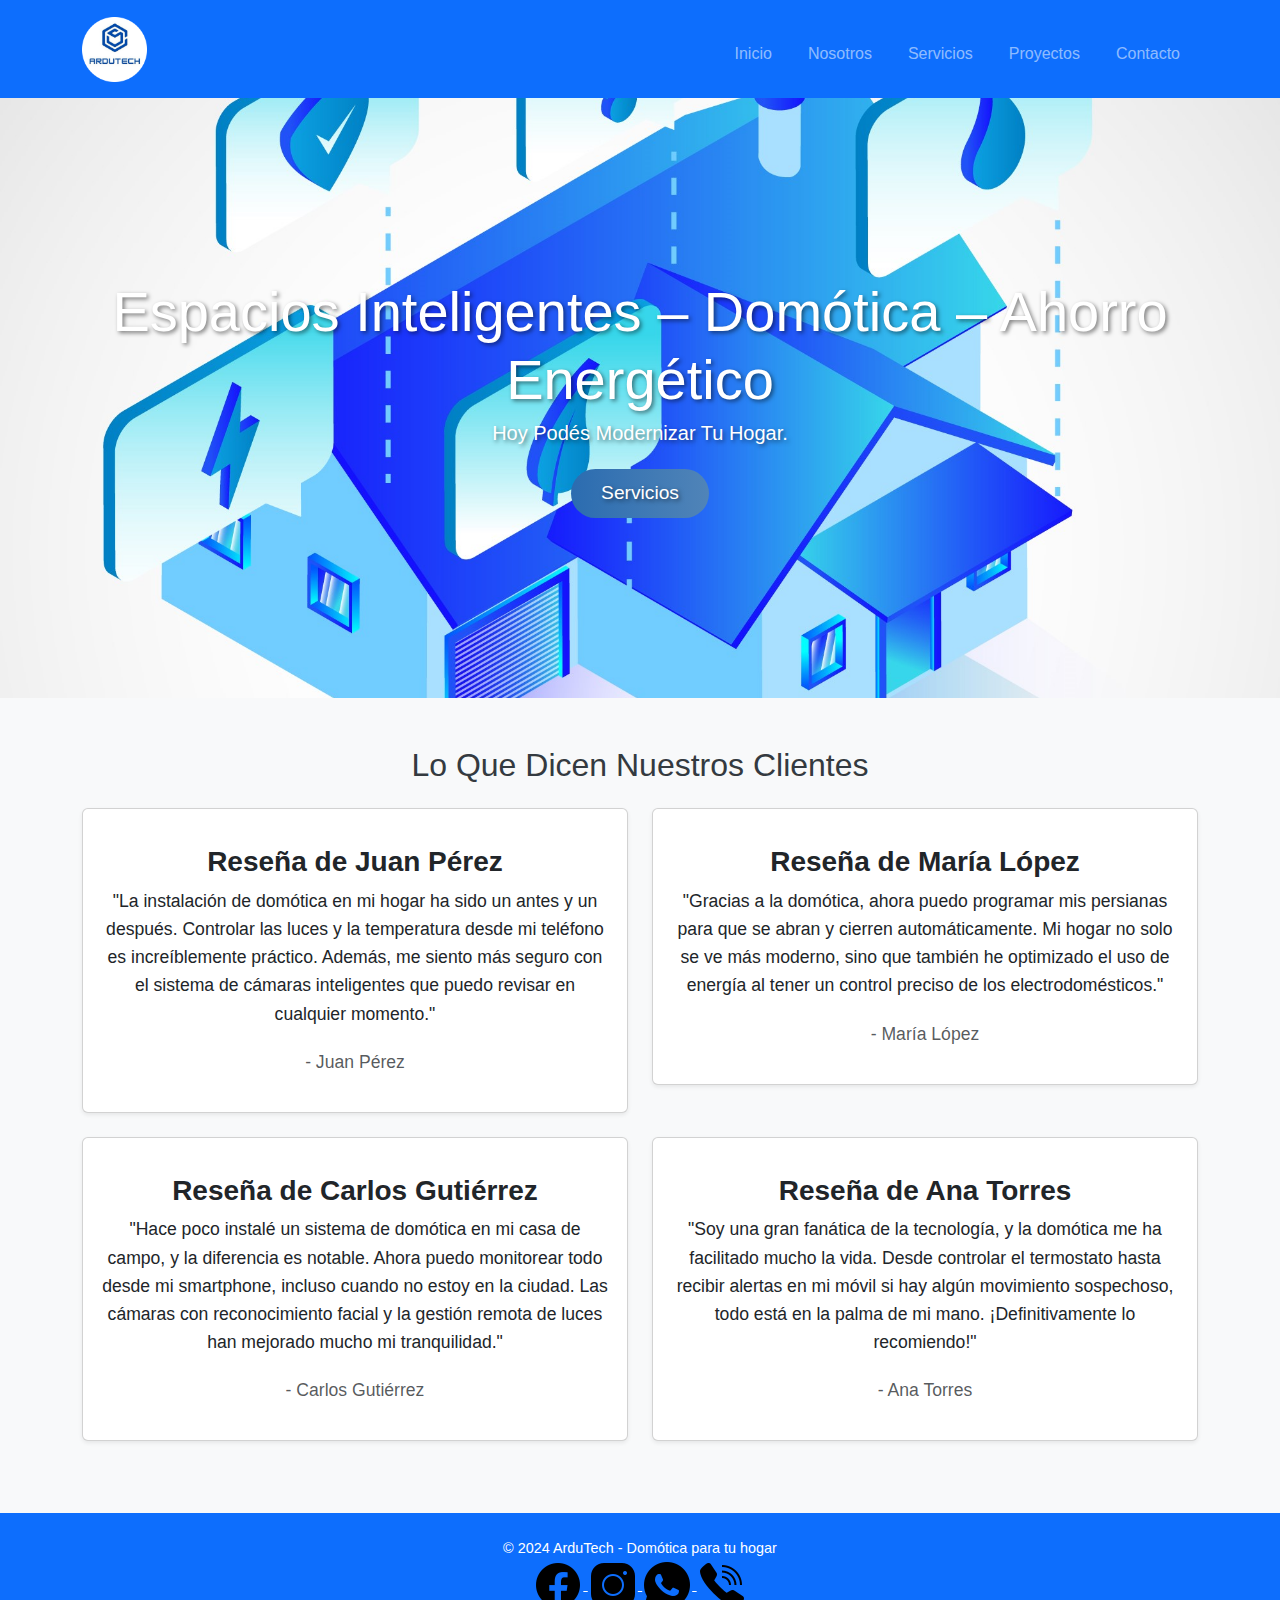
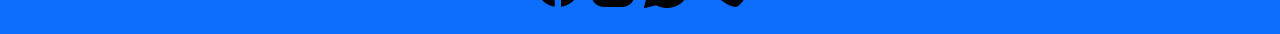
<file: index.html>
<!DOCTYPE html>
<html lang="es">
<head>
    <meta charset="UTF-8">
    <meta name="viewport" content="width=device-width, initial-scale=1.0">
    <meta name="description" content="ArduTech: Especialistas en domótica, ahorro energético y espacios inteligentes. Moderniza tu hogar con nuestra tecnología innovadora.">
    <meta name="keywords" content="domótica, ahorro energético, hogar inteligente, tecnología, control remoto, ArduTech">
    <meta name="author" content="ArduTech">
    <title>ArduTech - Domótica</title>
    <link rel="icon" type="image/png" href="./imagenes/icon.png">
    <!-- Bootstrap CSS -->
    <link href="https://cdn.jsdelivr.net/npm/bootstrap@5.3.0-alpha1/dist/css/bootstrap.min.css" rel="stylesheet">
    <link rel="stylesheet" href="estilos.css">
</head>
<body>
    <!-- Encabezado -->
    <header class="bg-primary text-white py-3">
        <div class="container">
            <div class="d-flex justify-content-between align-items-center">
                <!-- Logo -->
                <div>
                    <a href="index.html">
                        <img src="./imagenes/icon.png" alt="Logo de ArduTech" class="logo img-fluid">
                    </a>
                </div>
                <!-- Barra de navegación -->
                <nav class="navbar navbar-expand-lg navbar-dark">
                    <button class="navbar-toggler" type="button" data-bs-toggle="collapse" data-bs-target="#navbarNav" aria-controls="navbarNav" aria-expanded="false" aria-label="Toggle navigation">
                        <span class="navbar-toggler-icon"></span>
                    </button>
                    <div class="collapse navbar-collapse" id="navbarNav">
                        <ul class="navbar-nav ms-auto">
                            <li class="nav-item"><a class="nav-link" href="index.html">Inicio</a></li>
                            <li class="nav-item"><a class="nav-link" href="paginas/nosotros.html">Nosotros</a></li>
                            <li class="nav-item"><a class="nav-link" href="paginas/servicios.html">Servicios</a></li>
                            <li class="nav-item"><a class="nav-link" href="paginas/proyectos.html">Proyectos</a></li>
                            <li class="nav-item"><a class="nav-link" href="paginas/contacto.html">Contacto</a></li>
                        </ul>
                    </div>
                </nav>
            </div>
        </div>
    </header>

    <!-- Sección principal -->
    <main>
        <section class="hero bg-light text-center d-flex align-items-center justify-content-center" style="height: 600px;">
            <div class="container">
                <h1 class="display-4">Espacios Inteligentes – Domótica – Ahorro Energético</h1>
                <h2 class="lead">Hoy Podés Modernizar Tu Hogar.</h2>
                <a href="paginas/servicios.html" class="btn btn-primary btn-lg mt-3" aria-label="Ver servicios">Servicios</a>
            </div>
        </section>

        <section class="bg-light text-center py-5">
            <div class="container">
                <h2 class="mb-4">Lo Que Dicen Nuestros Clientes</h2>
                <div class="row">
                    <div class="col-md-6 col-lg-6 mb-4">
                        <div class="card p-3 shadow-sm">
                            <h3 class="card-title">Reseña de Juan Pérez</h3>
                            <p class="card-text">"La instalación de domótica en mi hogar ha sido un antes y un después. Controlar las luces y la temperatura desde mi teléfono es increíblemente práctico. Además, me siento más seguro con el sistema de cámaras inteligentes que puedo revisar en cualquier momento."</p>
                            <p class="text-muted">- Juan Pérez</p>
                        </div>
                    </div>
                    <div class="col-md-6 col-lg-6 mb-4">
                        <div class="card p-3 shadow-sm">
                            <h3 class="card-title">Reseña de María López</h3>
                            <p class="card-text">"Gracias a la domótica, ahora puedo programar mis persianas para que se abran y cierren automáticamente. Mi hogar no solo se ve más moderno, sino que también he optimizado el uso de energía al tener un control preciso de los electrodomésticos."</p>
                            <p class="text-muted">- María López</p>
                        </div>
                    </div>
                    <div class="col-md-6 col-lg-6 mb-4">
                        <div class="card p-3 shadow-sm">
                            <h3 class="card-title">Reseña de Carlos Gutiérrez</h3>
                            <p class="card-text">"Hace poco instalé un sistema de domótica en mi casa de campo, y la diferencia es notable. Ahora puedo monitorear todo desde mi smartphone, incluso cuando no estoy en la ciudad. Las cámaras con reconocimiento facial y la gestión remota de luces han mejorado mucho mi tranquilidad."</p>
                            <p class="text-muted">- Carlos Gutiérrez</p>
                        </div>
                    </div>
                    <div class="col-md-6 col-lg-6 mb-4">
                        <div class="card p-3 shadow-sm">
                            <h3 class="card-title">Reseña de Ana Torres</h3>
                            <p class="card-text">"Soy una gran fanática de la tecnología, y la domótica me ha facilitado mucho la vida. Desde controlar el termostato hasta recibir alertas en mi móvil si hay algún movimiento sospechoso, todo está en la palma de mi mano. ¡Definitivamente lo recomiendo!"</p>
                            <p class="text-muted">- Ana Torres</p>
                        </div>
                    </div>
                </div>
            </div>
        </section>
    </main>

    <!-- Pie de página -->
    <footer class="bg-primary text-white text-center py-4">
        <div class="container">
            <p>&copy; 2024 ArduTech - Domótica para tu hogar</p>
            <div class="social-icons">
                <a href="https://www.facebook.com/pagina" target="_blank" rel="noopener noreferrer">
                    <img src="./imagenes/face.png" alt="Facebook de ArduTech" class="social-icon">
                </a>
                <a href="https://www.instagram.com/pagina" target="_blank" rel="noopener noreferrer">
                    <img src="./imagenes/ig.png" alt="Instagram de ArduTech" class="social-icon">
                </a>
                <a href="https://wa.me/numero" target="_blank" rel="noopener noreferrer">
                    <img src="./imagenes/wsp.png" alt="WhatsApp de ArduTech" class="social-icon">
                </a>
                <a href="tel:+numero" target="_blank" rel="noopener noreferrer">
                    <img src="./imagenes/tel.png" alt="Teléfono de ArduTech" class="social-icon">
                </a>
            </div>
        </div>
    </footer>

    <!-- Bootstrap JS -->
    <script src="https://cdn.jsdelivr.net/npm/bootstrap@5.3.0-alpha1/dist/js/bootstrap.bundle.min.js"></script>
</body>
</html>
</file>
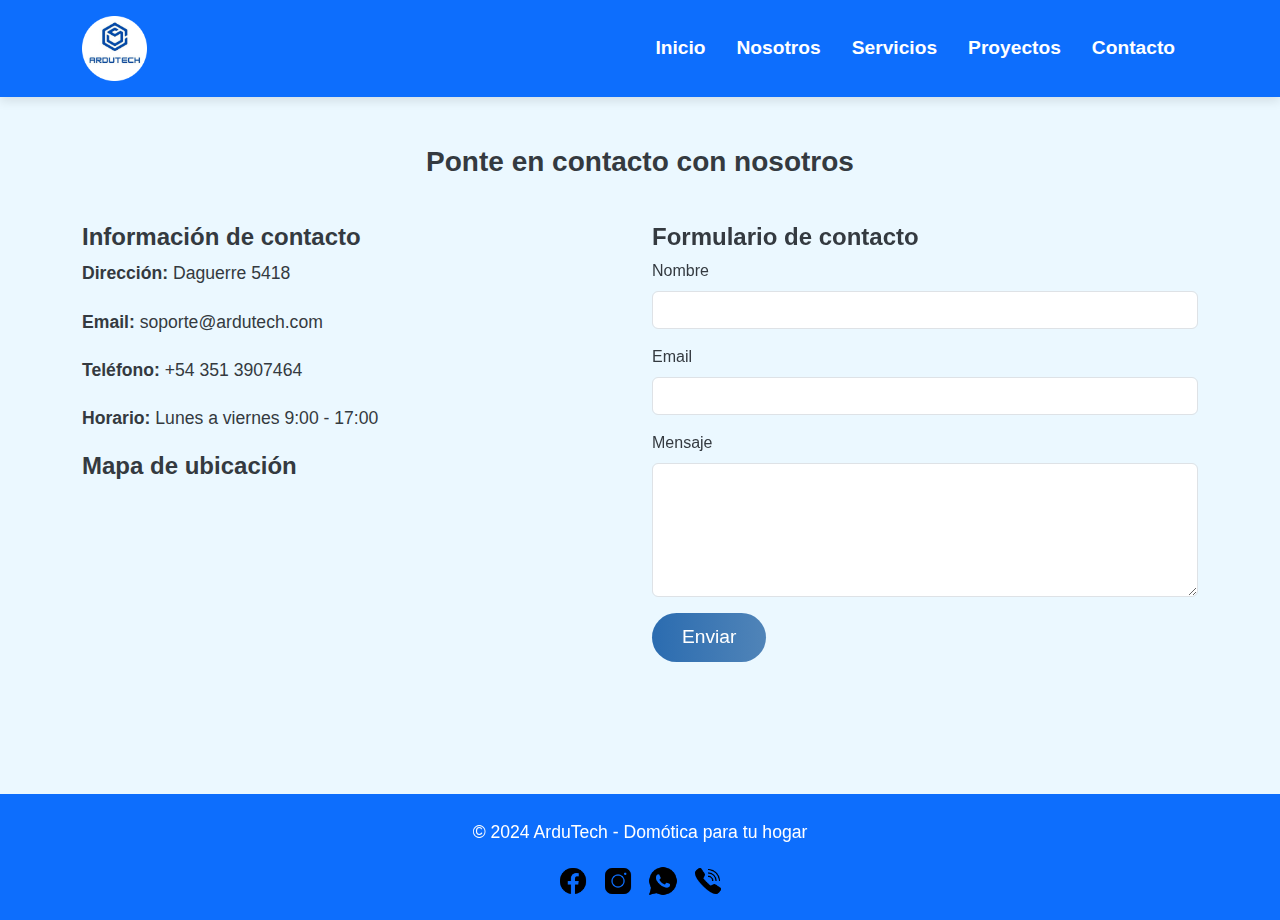
<file: paginas/contacto.html>
<!DOCTYPE html>
<html lang="es">
<head>
    <meta charset="UTF-8">
    <meta name="viewport" content="width=device-width, initial-scale=1.0">
    <title>Contacto - ArduTech</title>
    <!-- Bootstrap CSS -->
    <link href="https://cdn.jsdelivr.net/npm/bootstrap@5.3.0-alpha1/dist/css/bootstrap.min.css" rel="stylesheet">
    <link rel="stylesheet" href="../styles.css">
</head>
<body>
     <!-- Encabezado -->
     <header class="bg-primary text-white py-3">
        <div class="container">
            <div class="d-flex justify-content-between align-items-center">
                <!-- Logo -->
                <div>
                    <a href="../index.html">
                        <img src="../imagenes/icon.png" alt="Logo de la página" class="logo img-fluid">
                    </a>
                </div>
                <!-- Barra de navegación -->
                <nav class="navbar navbar-expand-lg navbar-dark">
                    <button class="navbar-toggler" type="button" data-bs-toggle="collapse" data-bs-target="#navbarNav" aria-controls="navbarNav" aria-expanded="false" aria-label="Toggle navigation">
                        <span class="navbar-toggler-icon"></span>
                    </button>
                    <div class="collapse navbar-collapse" id="navbarNav">
                        <ul class="navbar-nav ms-auto">
                            <li class="nav-item"><a class="nav-link" href="../index.html">Inicio</a></li>
                            <li class="nav-item"><a class="nav-link" href="nosotros.html">Nosotros</a></li>
                            <li class="nav-item"><a class="nav-link" href="servicios.html">Servicios</a></li>
                            <li class="nav-item"><a class="nav-link" href="proyectos.html">Proyectos</a></li>
                            <li class="nav-item"><a class="nav-link" href="contacto.html">Contacto</a></li>
                        </ul>
                    </div>
                </nav>
            </div>
        </div>
    </header>

    <!-- Sección de contacto -->
    <section class="container my-5">
        <h3 class="text-center mb-4">Ponte en contacto con nosotros</h3>
        <div class="row">
            <div class="col-md-6">
                <h4>Información de contacto</h4>
                <p><strong>Dirección:</strong> Daguerre 5418</p>
                <p><strong>Email:</strong> soporte@ardutech.com</p>
                <p><strong>Teléfono:</strong> +54 351 3907464</p>
                <p><strong>Horario:</strong> Lunes a viernes 9:00 - 17:00</p>
                <h4>Mapa de ubicación</h4>
                <div class="map-container">
                    <iframe src="https://www.google.com/maps/embed?pb=!1m18!1m12!1m3!1d387194.4408684546!2d-64.20425131073407!3d-31.42533004440064!2m3!1f0!2f0!3f0!3m2!1i1024!2i768!4f13.1!3m3!1m2!1s0x9432a6237f92659b%3A0x2b37759ee162d2d9!2sDaguerre%205418%2C%20X5008VQF%20C%C3%B3rdoba%2C%20Argentina!5e0!3m2!1ses-419!2sus!4v1696881878325!5m2!1ses-419!2sus" width="100%" height="250" style="border:0;" allowfullscreen="" loading="lazy"></iframe>
                </div>
            </div>
            <div class="col-md-6">
                <h4>Formulario de contacto</h4>
                <form>
                    <div class="mb-3">
                        <label for="nombre" class="form-label">Nombre</label>
                        <input type="text" class="form-control" id="nombre" required>
                    </div>
                    <div class="mb-3">
                        <label for="email" class="form-label">Email</label>
                        <input type="email" class="form-control" id="email" required>
                    </div>
                    <div class="mb-3">
                        <label for="mensaje" class="form-label">Mensaje</label>
                        <textarea class="form-control" id="mensaje" rows="5" required></textarea>
                    </div>
                    <button type="submit" class="btn btn-primary">Enviar</button>
                </form>
            </div>
        </div>
    </section>

    <!-- Pie de página -->
    <footer class="bg-primary text-white text-center py-4">
        <div class="container">
            <p>&copy; 2024 ArduTech - Domótica para tu hogar</p>
            <div class="social-icons">
                <a href="https://www.facebook.com/pagina" target="_blank">
                    <img src="../imagenes/face.png" alt="FACEBOOK" class="social-icon">
                </a>
                <a href="https://www.instagram.com/pagina" target="_blank">
                    <img src="../imagenes/ig.png" alt="INSTAGRAM" class="social-icon">
                </a>
                <a href="https://wa.me/numero" target="_blank">
                    <img src="../imagenes/wsp.png" alt="WHATSAPP" class="social-icon">
                </a>
                <a href="tel:+numero" target="_blank">
                    <img src="../imagenes/tel.png" alt="TELEFONO" class="social-icon">
                </a>
            </div>
        </div>
    </footer>

    <!-- Scripts de Bootstrap -->
    <script src="https://cdn.jsdelivr.net/npm/bootstrap@5.3.0-alpha1/dist/js/bootstrap.bundle.min.js"></script>
</body>
</html>
</file>
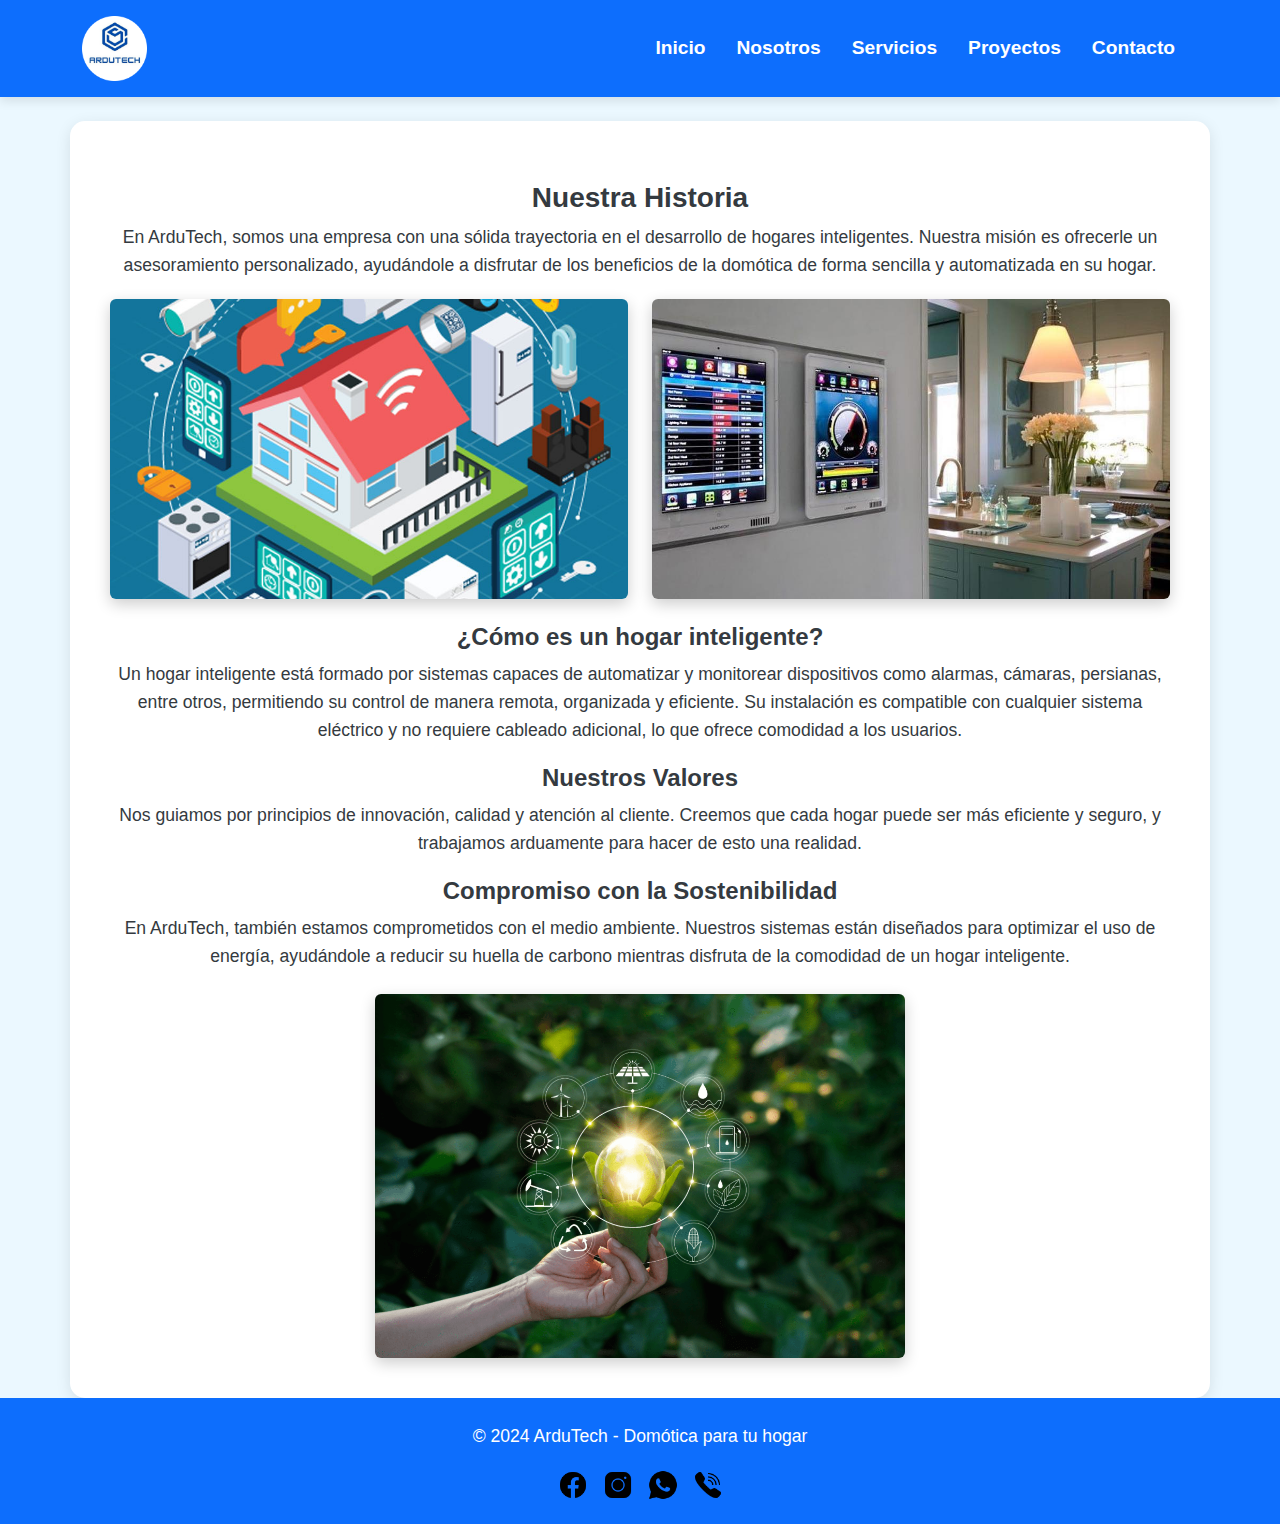
<file: paginas/nosotros.html>
<!DOCTYPE html>
<html lang="es">

<head>
    <meta charset="UTF-8">
    <meta name="viewport" content="width=device-width, initial-scale=1.0">
    <title>Nosotros - ArduTech</title>
    <!-- Bootstrap CSS -->
    <link href="https://cdn.jsdelivr.net/npm/bootstrap@5.3.0-alpha1/dist/css/bootstrap.min.css" rel="stylesheet">
    <link rel="stylesheet" href="../styles.css">
</head>

<body>
    <!-- Encabezado -->
    <header class="bg-primary text-white py-3">
        <div class="container">
            <div class="d-flex justify-content-between align-items-center">
                <!-- Logo -->
                <div>
                    <a href="../index.html">
                        <img src="../imagenes/icon.png" alt="Logo de la página" class="logo img-fluid">
                    </a>
                </div>
                <!-- Barra de navegación -->
                <nav class="navbar navbar-expand-lg navbar-dark">
                    <button class="navbar-toggler" type="button" data-bs-toggle="collapse" data-bs-target="#navbarNav" aria-controls="navbarNav" aria-expanded="false" aria-label="Toggle navigation">
                        <span class="navbar-toggler-icon"></span>
                    </button>
                    <div class="collapse navbar-collapse" id="navbarNav">
                        <ul class="navbar-nav ms-auto">
                            <li class="nav-item"><a class="nav-link" href="../index.html">Inicio</a></li>
                            <li class="nav-item"><a class="nav-link" href="nosotros.html">Nosotros</a></li>
                            <li class="nav-item"><a class="nav-link" href="servicios.html">Servicios</a></li>
                            <li class="nav-item"><a class="nav-link" href="proyectos.html">Proyectos</a></li>
                            <li class="nav-item"><a class="nav-link" href="contacto.html">Contacto</a></li>
                        </ul>
                    </div>
                </nav>
            </div>
        </div>
    </header>

    <!-- Sección principal -->
    <section class="container text-center mt-4 nosotros-section">
        <h3>Nuestra Historia</h3>
        <p>En ArduTech, somos una empresa con una sólida trayectoria en el desarrollo de hogares inteligentes. Nuestra misión es ofrecerle un asesoramiento personalizado, ayudándole a disfrutar de los beneficios de la domótica de forma sencilla y automatizada en su hogar.</p>

        <!-- Sección de imágenes -->
        <div class="row mb-4">
            <div class="col-md-6">
                <img src="../imagenes/hogar_inteligente.jpg" alt="Hogar Inteligente" class="img-fluid rounded shadow-img">
            </div>
            <div class="col-md-6">
                <img src="../imagenes/tecnologia.jpg" alt="Tecnología en el hogar" class="img-fluid rounded shadow-img">
            </div>
        </div>

        <h4>¿Cómo es un hogar inteligente?</h4>
        <p>Un hogar inteligente está formado por sistemas capaces de automatizar y monitorear dispositivos como alarmas, cámaras, persianas, entre otros, permitiendo su control de manera remota, organizada y eficiente. Su instalación es compatible con cualquier sistema eléctrico y no requiere cableado adicional, lo que ofrece comodidad a los usuarios.</p>

        <h4>Nuestros Valores</h4>
        <p>Nos guiamos por principios de innovación, calidad y atención al cliente. Creemos que cada hogar puede ser más eficiente y seguro, y trabajamos arduamente para hacer de esto una realidad.</p>

        <h4>Compromiso con la Sostenibilidad</h4>
        <p>En ArduTech, también estamos comprometidos con el medio ambiente. Nuestros sistemas están diseñados para optimizar el uso de energía, ayudándole a reducir su huella de carbono mientras disfruta de la comodidad de un hogar inteligente.</p>

        <!-- Imagen adicional de compromiso -->
        <div class="mt-4">
            <img src="../imagenes/compromiso.png" alt="Compromiso con la sostenibilidad" class="img-fluid rounded shadow-img" width="50%">
        </div>
    </section>

    <!-- Pie de página -->
    <footer class="bg-primary text-white text-center py-4">
        <div class="container">
            <p>&copy; 2024 ArduTech - Domótica para tu hogar</p>
            <div class="social-icons">
                <a href="https://www.facebook.com/pagina" target="_blank">
                    <img src="../imagenes/face.png" alt="FACEBOOK" class="social-icon">
                </a>
                <a href="https://www.instagram.com/pagina" target="_blank">
                    <img src="../imagenes/ig.png" alt="INSTAGRAM" class="social-icon">
                </a>
                <a href="https://wa.me/numero" target="_blank">
                    <img src="../imagenes/wsp.png" alt="WHATSAPP" class="social-icon">
                </a>
                <a href="tel:+numero" target="_blank">
                    <img src="../imagenes/tel.png" alt="TELEFONO" class="social-icon">
                </a>
            </div>
        </div>
    </footer>

    <!-- Scripts de Bootstrap -->
    <script src="https://cdn.jsdelivr.net/npm/bootstrap@5.3.0-alpha1/dist/js/bootstrap.bundle.min.js"></script>

</body>

</html>
</file>
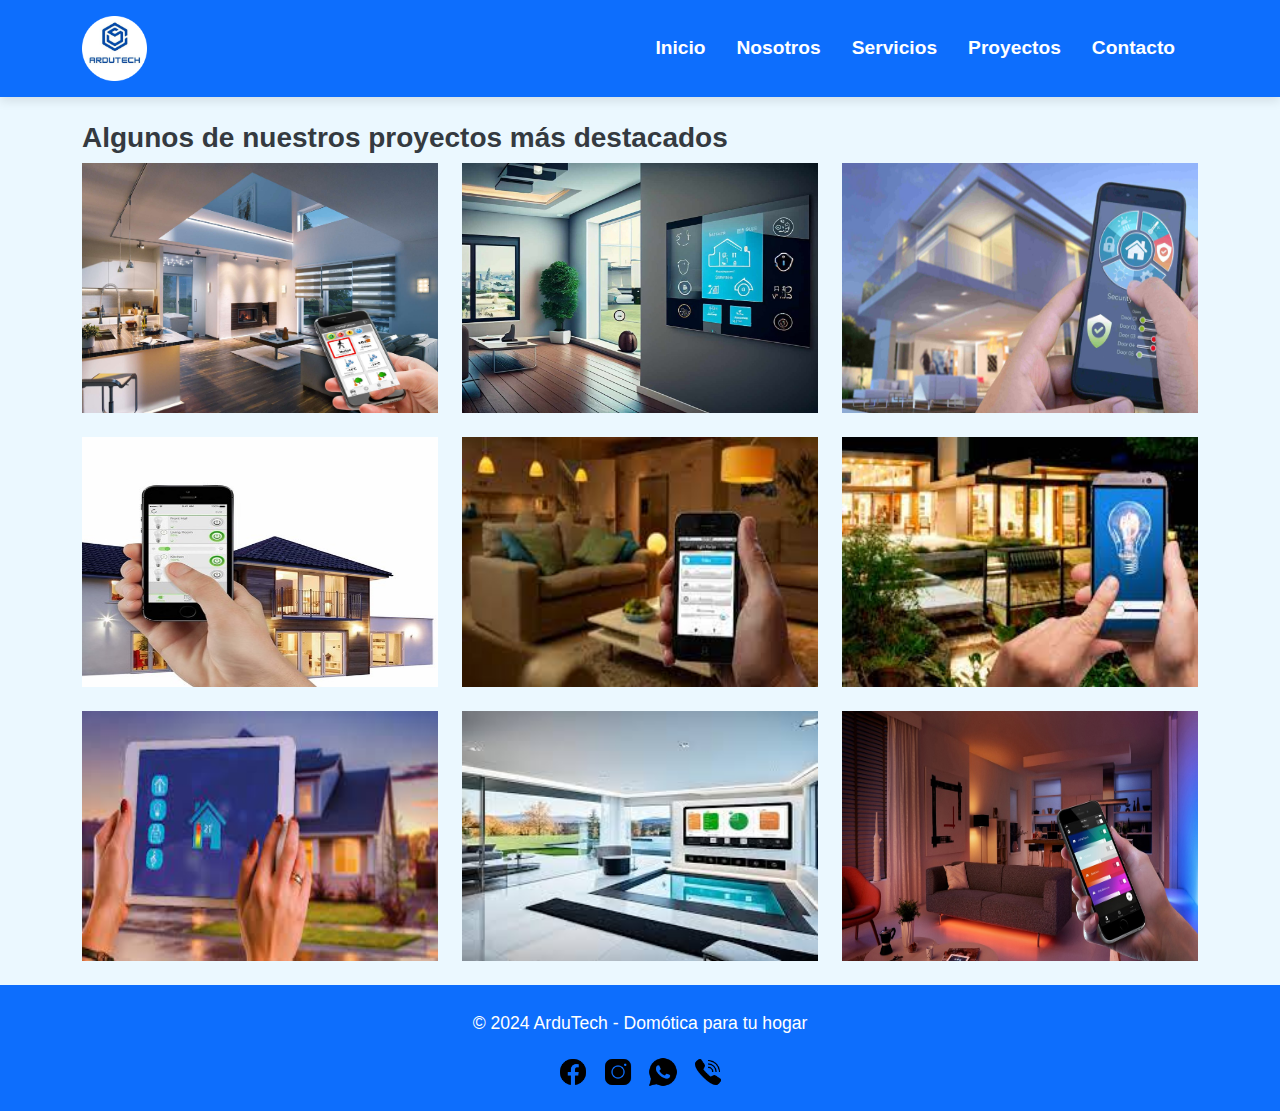
<file: paginas/proyectos.html>
<!DOCTYPE html>
<html lang="es">
<head>
    <meta charset="UTF-8">
    <meta name="viewport" content="width=device-width, initial-scale=1.0">
    <title>Proyectos - ArduTech</title>
    <!-- Bootstrap CSS -->
    <link href="https://cdn.jsdelivr.net/npm/bootstrap@5.3.0-alpha1/dist/css/bootstrap.min.css" rel="stylesheet">
    <link rel="stylesheet" href="../styles.css">
</head>
<body>
    <!-- encabezado -->
    <header class="bg-primary text-white py-3">
        <div class="container">
            <div class="d-flex justify-content-between align-items-center">
                <!-- Logo -->
                <div>
                    <a href="../index.html">
                        <img src="../imagenes/icon.png" alt="Logo de la página" class="logo img-fluid">
                    </a>
                </div>
                <!-- Barra de navegación -->
                <nav class="navbar navbar-expand-lg navbar-dark">
                    <button class="navbar-toggler" type="button" data-bs-toggle="collapse" data-bs-target="#navbarNav" aria-controls="navbarNav" aria-expanded="false" aria-label="Toggle navigation">
                        <span class="navbar-toggler-icon"></span>
                    </button>
                    <div class="collapse navbar-collapse" id="navbarNav">
                        <ul class="navbar-nav ms-auto">
                            <li class="nav-item"><a class="nav-link" href="../index.html">Inicio</a></li>
                            <li class="nav-item"><a class="nav-link" href="nosotros.html">Nosotros</a></li>
                            <li class="nav-item"><a class="nav-link" href="servicios.html">Servicios</a></li>
                            <li class="nav-item"><a class="nav-link" href="proyectos.html">Proyectos</a></li>
                            <li class="nav-item"><a class="nav-link" href="contacto.html">Contacto</a></li>
                        </ul>
                    </div>
                </nav>
            </div>
        </div>
    </header>

    <section class="container mt-4">
        <h3>Algunos de nuestros proyectos más destacados</h3>
        <div class="row">
            <!-- Grilla de proyectos -->
            <div class="col-md-4 mb-4">
                <div class="project-card">
                    <img src="../imagenes/casa1.jpg" alt="Casa en Buenos Aires">
                    <div class="project-info">Automatización completa de una casa en Buenos Aires.</div>
                </div>
            </div>
            <div class="col-md-4 mb-4">
                <div class="project-card">
                    <img src="../imagenes/casa2.jpg" alt="Empresa en Córdoba">
                    <div class="project-info">Integración de sistemas de seguridad en una empresa de Córdoba.</div>
                </div>
            </div>
            <div class="col-md-4 mb-4">
                <div class="project-card">
                    <img src="../imagenes/casa3.jpg" alt="Casa en Mendoza">
                    <div class="project-info">Instalación de domótica en una casa en Mendoza.</div>
                </div>
            </div>
            <div class="col-md-4 mb-4">
                <div class="project-card">
                    <img src="../imagenes/casa4.jpg" alt="Oficina en Rosario">
                    <div class="project-info">Automatización de una oficina moderna en Rosario.</div>
                </div>
            </div>
            <div class="col-md-4 mb-4">
                <div class="project-card">
                    <img src="../imagenes/casa5.jpg" alt="Casa en Tucumán">
                    <div class="project-info">Control de energía en una casa en Tucumán.</div>
                </div>
            </div>
            <div class="col-md-4 mb-4">
                <div class="project-card">
                    <img src="../imagenes/casa6.jpg" alt="Local Comercial en Córdoba">
                    <div class="project-info">Automatización de un local comercial en Córdoba.</div>
                </div>
            </div>
            <div class="col-md-4 mb-4">
                <div class="project-card">
                    <img src="../imagenes/casa7.jpg" alt="Casa en Salta">
                    <div class="project-info">Implementación de seguridad en una casa en Salta.</div>
                </div>
            </div>
            <div class="col-md-4 mb-4">
                <div class="project-card">
                    <img src="../imagenes/casa8.jpg" alt="Casa en Neuquén">
                    <div class="project-info">Automatización de clima en una casa en Neuquén.</div>
                </div>
            </div>
            <div class="col-md-4 mb-4">
                <div class="project-card">
                    <img src="../imagenes/casa9.jpg" alt="Casa en Jujuy">
                    <div class="project-info">Domótica para una casa de veraneo en Jujuy.</div>
                </div>
            </div>
        </div>
    </section>

    <!-- Pie de página -->
    <footer class="bg-primary text-white text-center py-4">
        <div class="container">
            <p>&copy; 2024 ArduTech - Domótica para tu hogar</p>
            <div class="social-icons">
                <a href="https://www.facebook.com/pagina" target="_blank">
                    <img src="../imagenes/face.png" alt="FACEBOOK" class="social-icon">
                </a>
                <a href="https://www.instagram.com/pagina" target="_blank">
                    <img src="../imagenes/ig.png" alt="INSTAGRAM" class="social-icon">
                </a>
                <a href="https://wa.me/numero" target="_blank">
                    <img src="../imagenes/wsp.png" alt="WHATSAPP" class="social-icon">
                </a>
                <a href="tel:+numero" target="_blank">
                    <img src="../imagenes/tel.png" alt="TELEFONO" class="social-icon">
                </a>
            </div>
        </div>
    </footer>
</body>
</html>
</file>
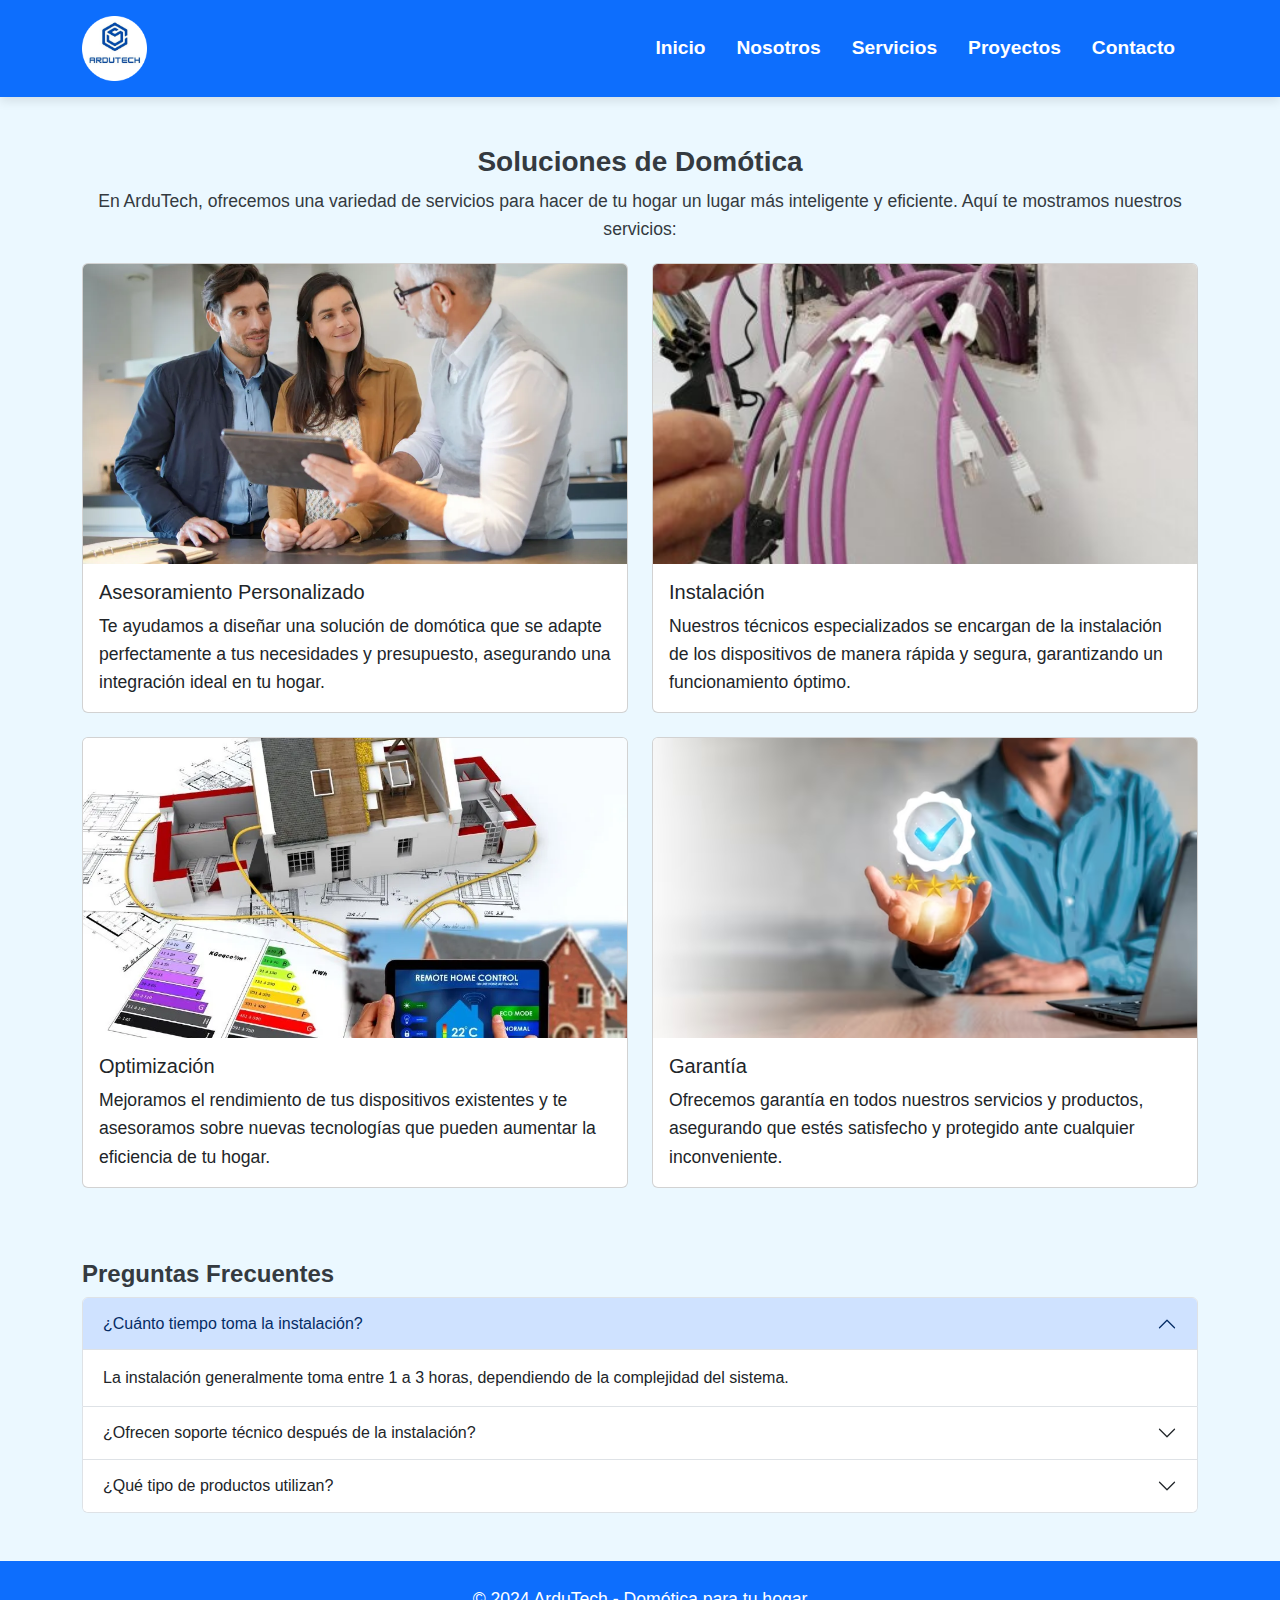
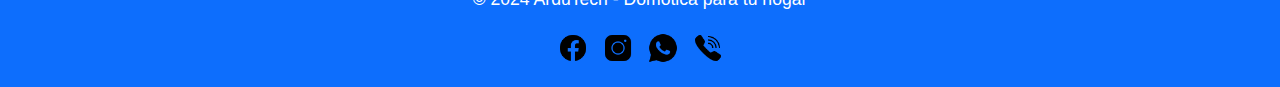
<file: paginas/servicios.html>
<!DOCTYPE html>
<html lang="es">
<head>
    <meta charset="UTF-8">
    <meta name="viewport" content="width=device-width, initial-scale=1.0">
    <title>Servicios - ArduTech</title>
    <!-- Bootstrap CSS -->
    <link href="https://cdn.jsdelivr.net/npm/bootstrap@5.3.0-alpha1/dist/css/bootstrap.min.css" rel="stylesheet">
    <link rel="stylesheet" href="../styles.css">
</head>
<body>
    <!-- encabezado -->
    <header class="bg-primary text-white py-3">
        <div class="container">
            <div class="d-flex justify-content-between align-items-center">
                <!-- Logo -->
                <div>
                    <a href="../index.html">
                        <img src="../imagenes/icon.png" alt="Logo de la página" class="logo img-fluid">
                    </a>
                </div>
                <!-- Barra de navegación -->
                <nav class="navbar navbar-expand-lg navbar-dark">
                    <button class="navbar-toggler" type="button" data-bs-toggle="collapse" data-bs-target="#navbarNav" aria-controls="navbarNav" aria-expanded="false" aria-label="Toggle navigation">
                        <span class="navbar-toggler-icon"></span>
                    </button>
                    <div class="collapse navbar-collapse" id="navbarNav">
                        <ul class="navbar-nav ms-auto">
                            <li class="nav-item"><a class="nav-link" href="../index.html">Inicio</a></li>
                            <li class="nav-item"><a class="nav-link" href="nosotros.html">Nosotros</a></li>
                            <li class="nav-item"><a class="nav-link" href="servicios.html">Servicios</a></li>
                            <li class="nav-item"><a class="nav-link" href="proyectos.html">Proyectos</a></li>
                            <li class="nav-item"><a class="nav-link" href="contacto.html">Contacto</a></li>
                        </ul>
                    </div>
                </nav>
            </div>
        </div>
    </header>

    <section class="container my-5">
        <h3 class="text-center">Soluciones de Domótica</h3>
        <p class="text-center">En ArduTech, ofrecemos una variedad de servicios para hacer de tu hogar un lugar más inteligente y eficiente. Aquí te mostramos nuestros servicios:</p>
        
        <div class="row">
            <div class="col-md-6 mb-4">
                <div class="card">
                    <img src="../imagenes/asesoramiento.webp" class="card-img-top" alt="Asesoramiento Personalizado">
                    <div class="card-body">
                        <h5 class="card-title">Asesoramiento Personalizado</h5>
                        <p class="card-text">Te ayudamos a diseñar una solución de domótica que se adapte perfectamente a tus necesidades y presupuesto, asegurando una integración ideal en tu hogar.</p>
                    </div>
                </div>
            </div>
            <div class="col-md-6 mb-4">
                <div class="card">
                    <img src="../imagenes/instalacion.jpg" class="card-img-top" alt="Instalación">
                    <div class="card-body">
                        <h5 class="card-title">Instalación</h5>
                        <p class="card-text">Nuestros técnicos especializados se encargan de la instalación de los dispositivos de manera rápida y segura, garantizando un funcionamiento óptimo.</p>
                    </div>
                </div>
            </div>
            <div class="col-md-6 mb-4">
                <div class="card">
                    <img src="../imagenes/optimizacion.webp" class="card-img-top" alt="Optimización">
                    <div class="card-body">
                        <h5 class="card-title">Optimización</h5>
                        <p class="card-text">Mejoramos el rendimiento de tus dispositivos existentes y te asesoramos sobre nuevas tecnologías que pueden aumentar la eficiencia de tu hogar.</p>
                    </div>
                </div>
            </div>
            <div class="col-md-6 mb-4">
                <div class="card">
                    <img src="../imagenes/garantia.avif" class="card-img-top" alt="Garantía">
                    <div class="card-body">
                        <h5 class="card-title">Garantía</h5>
                        <p class="card-text">Ofrecemos garantía en todos nuestros servicios y productos, asegurando que estés satisfecho y protegido ante cualquier inconveniente.</p>
                    </div>
                </div>
            </div>
        </div>

        <h4 class="mt-5">Preguntas Frecuentes</h4>
        <div class="accordion" id="faqAccordion">
            <div class="accordion-item">
                <h2 class="accordion-header" id="headingOne">
                    <button class="accordion-button" type="button" data-bs-toggle="collapse" data-bs-target="#collapseOne" aria-expanded="true" aria-controls="collapseOne">
                        ¿Cuánto tiempo toma la instalación?
                    </button>
                </h2>
                <div id="collapseOne" class="accordion-collapse collapse show" aria-labelledby="headingOne" data-bs-parent="#faqAccordion">
                    <div class="accordion-body">
                        La instalación generalmente toma entre 1 a 3 horas, dependiendo de la complejidad del sistema.
                    </div>
                </div>
            </div>
            <div class="accordion-item">
                <h2 class="accordion-header" id="headingTwo">
                    <button class="accordion-button collapsed" type="button" data-bs-toggle="collapse" data-bs-target="#collapseTwo" aria-expanded="false" aria-controls="collapseTwo">
                        ¿Ofrecen soporte técnico después de la instalación?
                    </button>
                </h2>
                <div id="collapseTwo" class="accordion-collapse collapse" aria-labelledby="headingTwo" data-bs-parent="#faqAccordion">
                    <div class="accordion-body">
                        Sí, ofrecemos soporte técnico y asistencia para resolver cualquier duda o inconveniente que puedas tener.
                    </div>
                </div>
            </div>
            <div class="accordion-item">
                <h2 class="accordion-header" id="headingThree">
                    <button class="accordion-button collapsed" type="button" data-bs-toggle="collapse" data-bs-target="#collapseThree" aria-expanded="false" aria-controls="collapseThree">
                        ¿Qué tipo de productos utilizan?
                    </button>
                </h2>
                <div id="collapseThree" class="accordion-collapse collapse" aria-labelledby="headingThree" data-bs-parent="#faqAccordion">
                    <div class="accordion-body">
                        Trabajamos con las mejores marcas del mercado, asegurando calidad y durabilidad en todos nuestros productos.
                    </div>
                </div>
            </div>
        </div>
    </section>

    <!-- Pie de página -->
    <footer class="bg-primary text-white text-center py-4">
        <div class="container">
            <p>&copy; 2024 ArduTech - Domótica para tu hogar</p>
            <div class="social-icons">
                <a href="https://www.facebook.com/pagina" target="_blank">
                    <img src="../imagenes/face.png" alt="FACEBOOK" class="social-icon">
                </a>
                <a href="https://www.instagram.com/pagina" target="_blank">
                    <img src="../imagenes/ig.png" alt="INSTAGRAM" class="social-icon">
                </a>
                <a href="https://wa.me/numero" target="_blank">
                    <img src="../imagenes/wsp.png" alt="WHATSAPP" class="social-icon">
                </a>
                <a href="tel:+numero" target="_blank">
                    <img src="../imagenes/tel.png" alt="TELEFONO" class="social-icon">
                </a>
            </div>
        </div>
    </footer>

    <!-- Bootstrap JS (opcional) -->
    <script src="https://cdn.jsdelivr.net/npm/@popperjs/core@2.11.6/dist/umd/popper.min.js"></script>
    <script src="https://cdn.jsdelivr.net/npm/bootstrap@5.3.0-alpha1/dist/js/bootstrap.min.js"></script>
</body>
</html>
</file>
<file: estilos.css>
@charset "UTF-8";
header {
  background-color: #2B6CB0;
  color: white;
  padding: 20px;
  box-shadow: 0 4px 8px rgba(0, 0, 0, 0.1);
}
header h1 {
  font-size: 2rem;
  margin: 0;
  text-align: center;
}
header nav {
  display: flex;
  justify-content: center;
  margin-top: 10px;
}
header nav a {
  color: white;
  text-decoration: none;
  padding: 10px 15px;
  margin: 0 10px;
  transition: background-color 0.3s;
}
header nav a:hover {
  background-color: #ffdd57;
  border-radius: 5px;
}

footer {
  background-color: #2B6CB0;
  color: white;
  text-align: center;
  padding: 20px;
  position: relative;
  bottom: 0;
  width: 100%;
}
footer p {
  margin: 0;
  font-size: 0.9rem;
}
footer a {
  color: white;
  text-decoration: underline;
}
footer a:hover {
  color: #ffdd57;
}

@media (max-width: 568px) {
  .hero {
    padding: 30px 0; /* Menos espaciado en pantallas pequeñas */
  }
  .btn-primary {
    font-size: 1rem; /* Tamaño de fuente más pequeño en pantallas pequeñas */
  }
  .social-icon {
    width: 30px; /* Ancho más pequeño en pantallas pequeñas */
    height: 30px; /* Alto más pequeño en pantallas pequeñas */
  }
  .navbar-nav {
    text-align: center; /* Centrar navegación en pantallas pequeñas */
  }
  .nosotros-section {
    padding: 20px; /* Menos padding en pantallas pequeñas */
  }
  .hero {
    height: auto;
    padding: 2rem 0;
  }
  .card {
    margin-bottom: 2rem;
  }
}
.card {
  max-width: 600px; /* Ancho máximo de los cards */
  margin: 0 auto; /* Centrar cards */
}

.card-img-top {
  width: 100%; /* Ajusta el ancho al 100% del contenedor */
  height: 400px; /* Mantiene la proporción de la imagen */
  max-width: 700px; /* Ajusta el ancho máximo deseado */
  object-fit: cover; /* Ajuste de la imagen */
}

.project-card {
  position: relative;
  overflow: hidden;
}
.project-card img {
  width: 100%;
  height: 250px;
  transition: transform 0.3s;
}
.project-card img:hover {
  transform: scale(1.05); /* Escalar imagen al hacer hover */
}
.project-card .project-info {
  position: absolute;
  bottom: 0;
  left: 0;
  right: 0;
  background: rgba(0, 0, 0, 0.7);
  color: white;
  padding: 10px;
  text-align: center;
  opacity: 0;
  transition: opacity 0.3s;
}
.project-card .project-info:hover {
  opacity: 1; /* Mostrar información al hacer hover */
}

body {
  font-family: "Arial", sans-serif;
  margin: 0;
  padding: 0;
  background-color: #EBF8FF; /* Color de fondo general */
  color: #343a40; /* Color del texto general */
}

h3, h4 {
  font-weight: bold;
  margin-top: 20px;
}

p {
  font-size: 1.1rem;
  margin-bottom: 20px;
  line-height: 1.6;
}

img {
  max-width: 100%;
  height: auto;
}

.logo {
  height: 65px; /* Altura del logo */
  width: auto; /* Ancho automático para mantener la proporción */
}

.hero {
  background-image: url("imagenes/fondo.jpg"); /* Ruta de la imagen de fondo */
  background-size: cover; /* Ajusta la imagen de fondo para cubrir el área */
  background-position: center; /* Centra la imagen */
  color: white; /* Color del texto */
  text-shadow: 2px 2px 4px rgba(0, 0, 0, 0.5); /* Sombra de texto */
  padding: 50px 0; /* Espaciado superior e inferior */
}

.nosotros-section {
  background-color: #ffffff;
  padding: 40px;
  border-radius: 15px;
  box-shadow: 0px 4px 15px rgba(0, 0, 0, 0.1); /* Sombra del bloque */
}

.shadow-img {
  box-shadow: 0 5px 15px rgba(0, 0, 0, 0.2); /* Sombra de imagen */
  transition: transform 0.3s ease;
}
.shadow-img:hover {
  transform: scale(1.05); /* Efecto hover de la imagen */
}

.btn-primary {
  background: linear-gradient(90deg, rgb(43, 108, 176) 0%, rgb(80, 132, 184) 100%); /* Gradiente de fondo */
  border: none; /* Sin borde */
  border-radius: 30px; /* Bordes redondeados */
  padding: 10px 30px; /* Espaciado interno */
  font-size: 1.2rem; /* Tamaño de fuente */
  color: white; /* Color del texto */
  transition: background 0.3s ease; /* Transición suave para el fondo */
}
.btn-primary:hover {
  background: linear-gradient(90deg, rgb(80, 132, 184) 0%, rgb(43, 108, 176) 100%); /* Invertir colores en hover */
}

.col-md-6 img {
  width: 100%; /* Ajusta el ancho al 100% del contenedor */
  height: 300px; /* Mantiene la altura fija */
  object-fit: cover; /* Ajusta la imagen para que cubra el contenedor sin distorsión */
}

/*# sourceMappingURL=estilos.css.map */
</file>
<file: styles.css>
/* Estilos generales */
body {
    font-family: 'Arial', sans-serif;
    margin: 0;
    padding: 0;
    background-color: #EBF8FF; /* Color de fondo general */
    color: #343a40; /* Color del texto general */
}

h3, h4 {
    font-weight: bold;
    margin-top: 20px;
}

p {
    font-size: 1.1rem;
    margin-bottom: 20px;
    line-height: 1.6;
}

img {
    max-width: 100%;
    height: auto;
}

a {
    text-decoration: none;
}

/* Logo */
.logo {
    height: 65px; /* Altura del logo */
    width: auto; /* Ancho automático para mantener la proporción */
}

/* Encabezado */
header {
    background-color: #2B6CB0; /* Color de fondo del encabezado */
    box-shadow: 0 4px 10px rgba(0, 0, 0, 0.1); /* Sombra del encabezado */
}

header .navbar-nav .nav-link {
    font-size: 1.2rem; /* Tamaño de fuente de los enlaces */
    margin-right: 15px; /* Margen derecho de los enlaces */
    font-weight: bold; /* Negrita en los enlaces */
    color: white; /* Color del texto de los enlaces */
}

header .navbar-nav .nav-link:hover {
    color: #ffdd57; /* Color de texto al pasar el ratón */
}

/* Sección principal (hero) */
.hero {
    background-image: url('fondo.jpg'); /* Ruta de la imagen de fondo */
    background-size: cover; /* Ajusta la imagen de fondo para cubrir el área */
    background-position: center; /* Centra la imagen */
    color: white; /* Color del texto */
    text-shadow: 2px 2px 4px rgba(0, 0, 0, 0.5); /* Sombra de texto */
    padding: 50px 0; /* Espaciado superior e inferior */
}

/* Sección Nosotros */
.nosotros-section {
    background-color: #ffffff;
    padding: 40px;
    border-radius: 15px;
    box-shadow: 0px 4px 15px rgba(0, 0, 0, 0.1); /* Sombra del bloque */
}

.shadow-img {
    box-shadow: 0 5px 15px rgba(0, 0, 0, 0.2); /* Sombra de imagen */
    transition: transform 0.3s ease;
}

.shadow-img:hover {
    transform: scale(1.05); /* Efecto hover de la imagen */
}

/* Botón de servicios */
.btn-primary {
    background: linear-gradient(90deg, rgba(43, 108, 176, 1) 0%, rgba(80, 132, 184, 1) 100%); /* Gradiente de fondo */
    border: none; /* Sin borde */
    border-radius: 30px; /* Bordes redondeados */
    padding: 10px 30px; /* Espaciado interno */
    font-size: 1.2rem; /* Tamaño de fuente */
    color: white; /* Color del texto */
    transition: background 0.3s ease; /* Transición suave para el fondo */
}

/* Efecto hover en el botón */
.btn-primary:hover {
    background: linear-gradient(90deg, rgba(80, 132, 184, 1) 0%, rgba(43, 108, 176, 1) 100%); /* Invertir colores en hover */
}

.col-md-6 img {
    width: 100%; /* Ajusta el ancho al 100% del contenedor */
    height: 300px; /* Mantiene la altura fija */
    object-fit: cover; /* Ajusta la imagen para que cubra el contenedor sin distorsión */
}

/* Footer */
footer {
    background-color: #2B6CB0; /* Color de fondo del pie de página */
    color: white; /* Color del texto */
    padding: 20px 0; /* Espaciado superior e inferior */
    text-align: center; /* Centrar el texto */
}

.social-icons {
    margin-top: 15px; /* Margen superior en iconos sociales */
    display: flex; /* Flexbox para alinear iconos */
    justify-content: center; /* Centrar iconos */
    gap: 15px; /* Espaciado entre iconos */
}

.social-icons img {
    width: 30px; /* Ancho de iconos */
    transition: transform 0.3s; /* Animación en hover */
}

.social-icons img:hover {
    transform: scale(1.2); /* Escalar al pasar el ratón */
}

/* Cards */
.card {
    max-width: 600px; /* Ancho máximo de los cards */
    margin: 0 auto; /* Centrar cards */
}

.card-img-top {
    width: 100%;  /* Ajusta el ancho al 100% del contenedor */
    height: 400px; /* Mantiene la proporción de la imagen */
    max-width: 700px; /* Ajusta el ancho máximo deseado */
    object-fit: cover; /* Ajuste de la imagen */
}

.project-card {
    position: relative;
    overflow: hidden;
}

.project-card img {
    width: 100%;
    height: 250px;
    transition: transform 0.3s;
}

.project-card:hover img {
    transform: scale(1.05); /* Escalar imagen al hacer hover */
}

.project-info {
    position: absolute;
    bottom: 0;
    left: 0;
    right: 0;
    background: rgba(0, 0, 0, 0.7);
    color: white;
    padding: 10px;
    text-align: center;
    opacity: 0;
    transition: opacity 0.3s;
}

.project-card:hover .project-info {
    opacity: 1; /* Mostrar información al hacer hover */
}

/* Responsividad */
@media (max-width: 568px) {
    .hero {
        padding: 30px 0; /* Menos espaciado en pantallas pequeñas */
    }
    
    .btn-primary {
        font-size: 1rem; /* Tamaño de fuente más pequeño en pantallas pequeñas */
    }

    .social-icon {
        width: 30px; /* Ancho más pequeño en pantallas pequeñas */
        height: 30px; /* Alto más pequeño en pantallas pequeñas */
    }

    .navbar-nav {
        text-align: center; /* Centrar navegación en pantallas pequeñas */
    }

    .nosotros-section {
        padding: 20px; /* Menos padding en pantallas pequeñas */
    }

    .hero {
        height: auto;
        padding: 2rem 0;
    }
    .card {
        margin-bottom: 2rem;
    }
}
</file>
